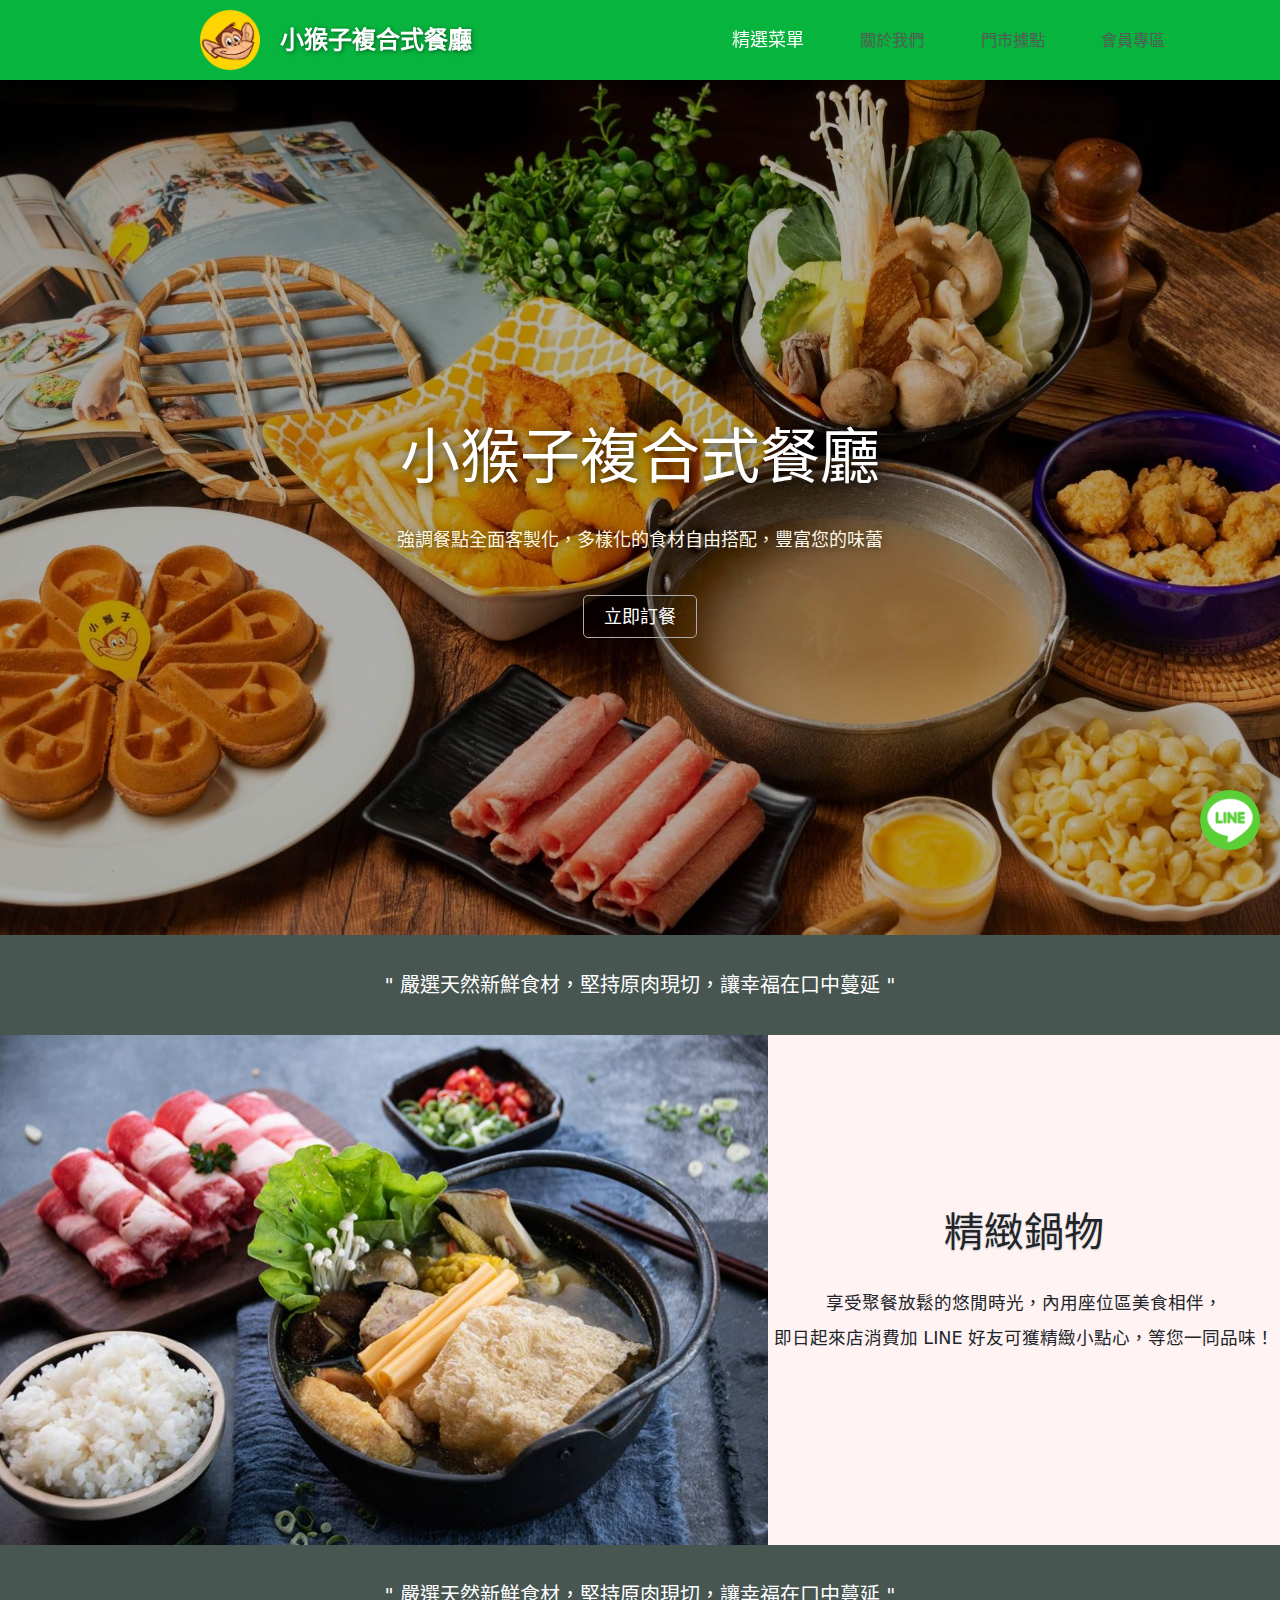
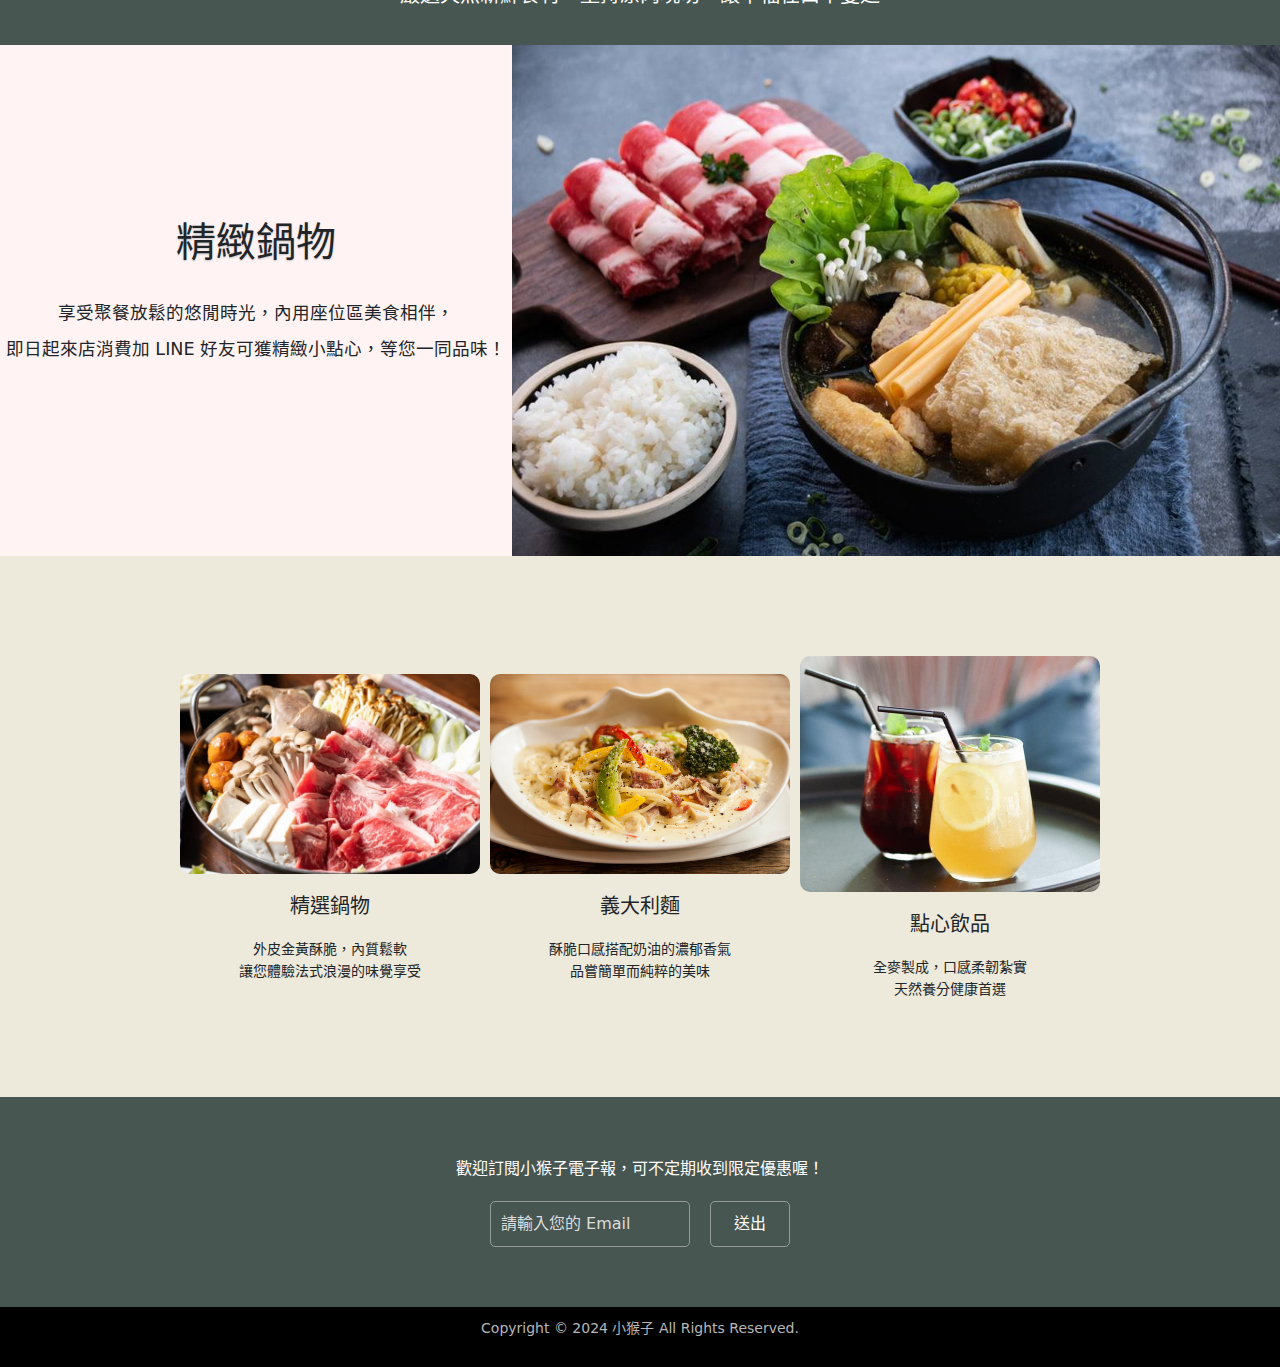
<file: index.html>
<!DOCTYPE html>
<html lang="zh-TW">
  <head>
    <meta charset="UTF-8" />
    <meta name="viewport" content="width=device-width, initial-scale=1.0" />
    <title>烘培工坊</title>
    <link rel="stylesheet" href="index.css" />
    <link href="https://cdn.jsdelivr.net/npm/bootstrap@5.3.3/dist/css/bootstrap.min.css" rel="stylesheet"
    integrity="sha384-QWTKZyjpPEjISv5WaRU9OFeRpok6YctnYmDr5pNlyT2bRjXh0JMhjY6hW+ALEwIH" crossorigin="anonymous" />
  </head>
  <body>
      <!-- 包裹圖片的圓形容器 -->
      <a href="https://line.me/ti/p/~jie_0727_" target="_blank">
        <div class="circle-container">
          <img src="images/line.png" alt="Follow us on LINE" />
        </div>
      </a>
    <header>
      <button class="menu">&#9776;</button>
      <a href="#" class="logo">
        <img src="images/確定LOGO猴.png" alt="LOGO" />
        <h1>小猴子複合式餐廳</h1>
      </a>
      <nav>
        <ul>
          <li><a href="menu.html">精選菜單</a></li>
          <li class="disabled">關於我們</li>
        <li class="disabled">門市據點</li>
        <li class="disabled">會員專區</li>
        </ul>
      </nav>
    </header>
    <main>
      <section class="news">
        <h2>小猴子複合式餐廳</h2>
        <p>強調餐點全面客製化，多樣化的食材自由搭配，豐富您的味蕾</p>
        <p><a href="menu.html" class="more">立即訂餐</a></p>
      </section>
      <section>
        <div class="news1"></div>
      </section>
<!-- 第一段 火鍋 -->
      <section class="slogan">
        <blockquote>
          " 嚴選天然新鮮食材，堅持原肉現切，讓幸福在口中蔓延 "
        </blockquote>
      </section>

      <section class="shop">
        <img src="images/火鍋商業.jpg" alt="烘培工坊大安店" />
        <div class="info">
          <h2>精緻鍋物</h2>
          <p>
            享受聚餐放鬆的悠閒時光，內用座位區美食相伴，<br />
            即日起來店消費加 LINE 好友可獲精緻小點心，等您一同品味！
          </p>
        </div>
      </section>
      <!--第二段 義大利麵 -->
      <section class="slogan">
        <blockquote>
          " 嚴選天然新鮮食材，堅持原肉現切，讓幸福在口中蔓延 "
        </blockquote>
      </section>
      <section class="shop">
          <div class="info">
              <h2>精緻鍋物</h2>
              <p>
                  享受聚餐放鬆的悠閒時光，內用座位區美食相伴，<br />
                  即日起來店消費加 LINE 好友可獲精緻小點心，等您一同品味！
                </p>
            </div>
            <img src="images/火鍋商業.jpg" alt="烘培工坊大安店" />
      </section>

      <section class="product">
        <div>
          <img src="images/火鍋.jpg" alt="巴黎風法國土司" />
          <h3>精選鍋物</h3>
          <p>外皮金黃酥脆，內質鬆軟<br />讓您體驗法式浪漫的味覺享受</p>
        </div>
        <div>
          <img src="images/義大利麵.jpg" alt="皇家奶油可頌麵包" />
          <h3>義大利麵</h3>
          <p>酥脆口感搭配奶油的濃郁香氣<br />品嘗簡單而純粹的美味</p>
        </div>
        <div>
          <img src="images/飲品.jpg" alt="健康營養全麥土司" />
          <h3>點心飲品</h3>
          <p>全麥製成，口感柔韌紮實<br />天然養分健康首選</p>
        </div>
      </section>
      <section class="newsletter">
        <p>歡迎訂閱小猴子電子報，可不定期收到限定優惠喔！</p>
        <form>
          <input type="email" placeholder="請輸入您的 Email" required />
          <button type="submit">送出</button>
        </form>
      </section>
    </main>
    <footer>
      <p>Copyright © 2024 小猴子 All Rights Reserved.</p>
    </footer>
  </body>
</html>
</file>
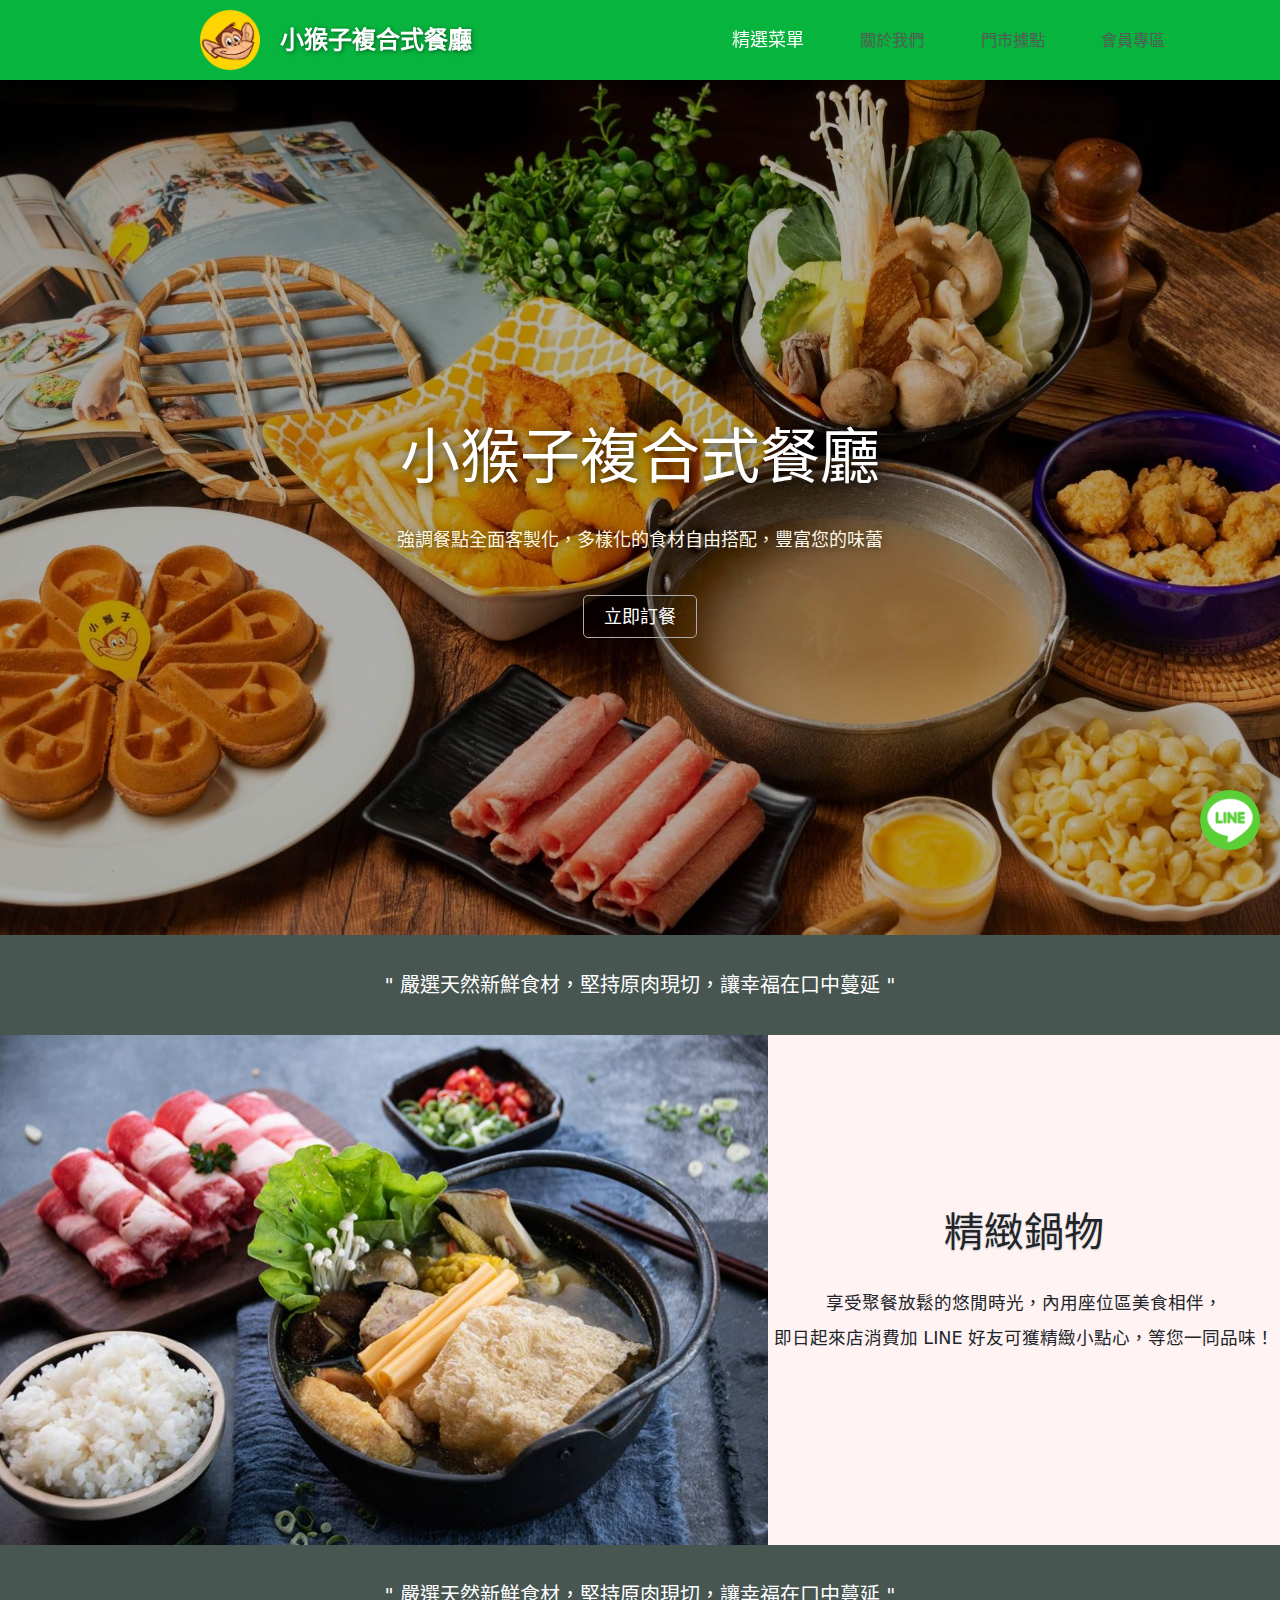
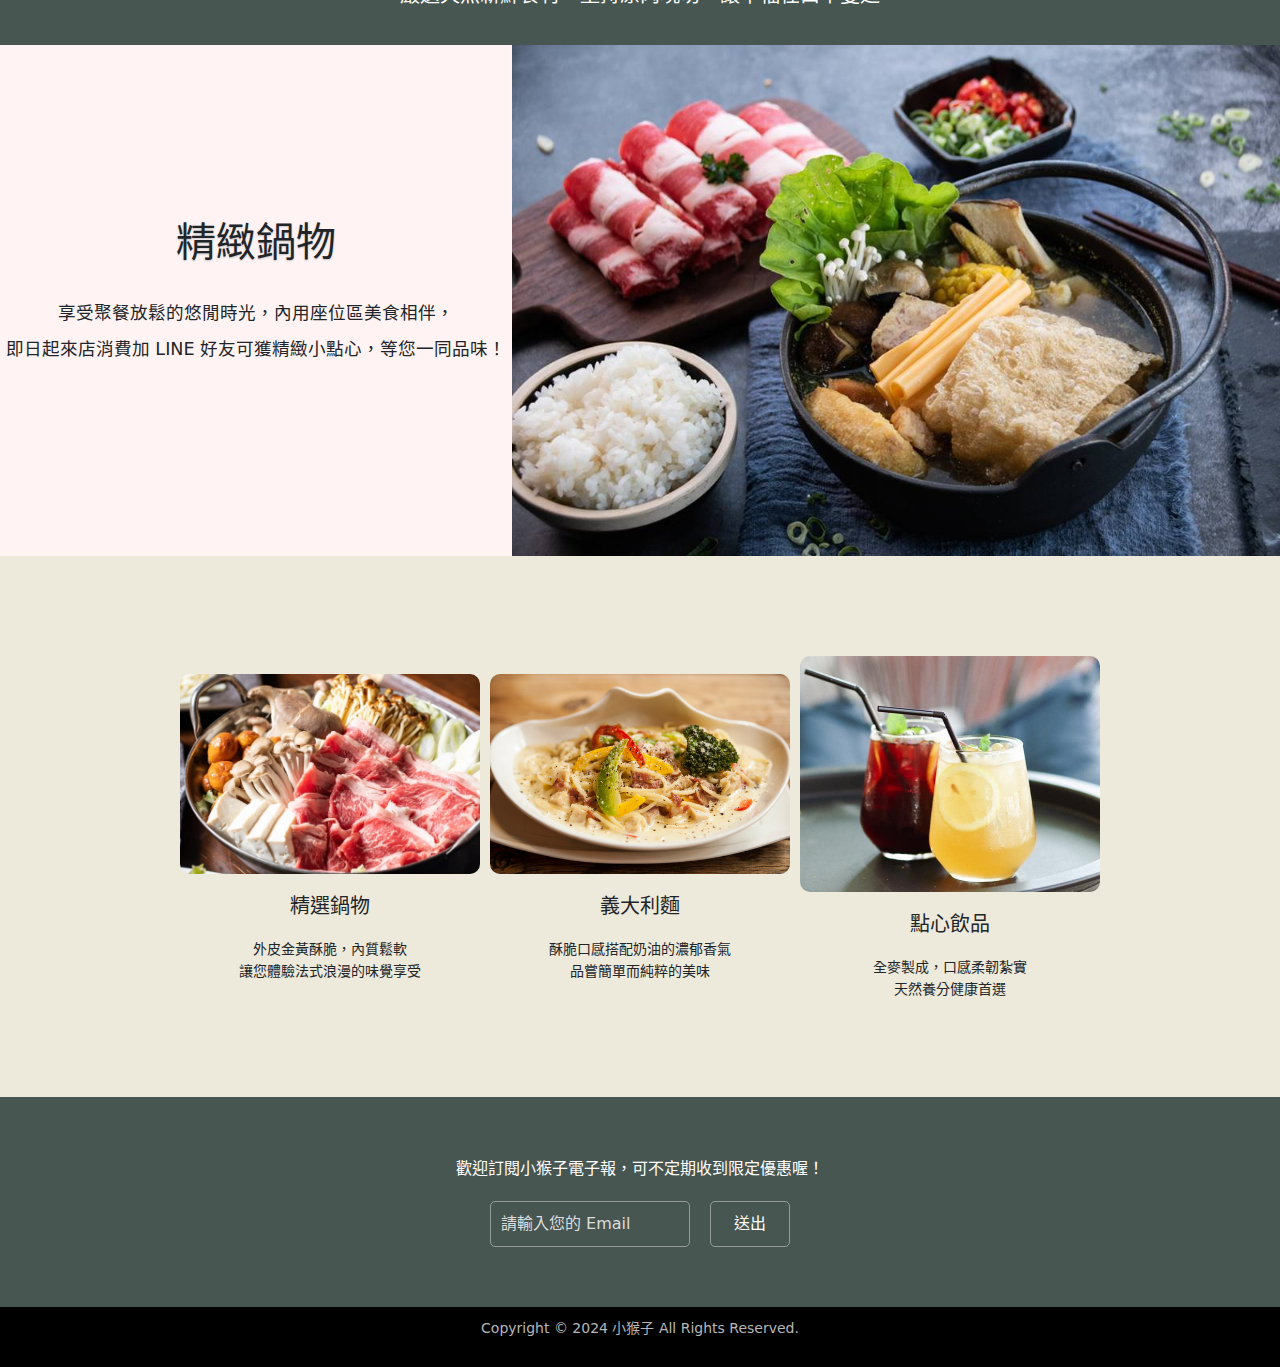
<file: monkey-index.html>
<!DOCTYPE html>
<html lang="zh-TW">
  <head>
    <meta charset="UTF-8" />
    <meta name="viewport" content="width=device-width, initial-scale=1.0" />
    <title>烘培工坊</title>
    <link rel="stylesheet" href="monkey-index.css" />
    <link href="https://cdn.jsdelivr.net/npm/bootstrap@5.3.3/dist/css/bootstrap.min.css" rel="stylesheet"
    integrity="sha384-QWTKZyjpPEjISv5WaRU9OFeRpok6YctnYmDr5pNlyT2bRjXh0JMhjY6hW+ALEwIH" crossorigin="anonymous" />
  </head>
  <body>
      <!-- 包裹圖片的圓形容器 -->
      <a href="https://line.me/ti/p/~jie_0727_" target="_blank">
        <div class="circle-container">
          <img src="images/line.png" alt="Follow us on LINE" />
        </div>
      </a>
    <header>
      <button class="menu">&#9776;</button>
      <a href="#" class="logo">
        <img src="images/確定LOGO猴.png" alt="LOGO" />
        <h1>小猴子複合式餐廳</h1>
      </a>
      <nav>
        <ul>
          <li><a href="menu.html">精選菜單</a></li>
          <li class="disabled">關於我們</li>
        <li class="disabled">門市據點</li>
        <li class="disabled">會員專區</li>
        </ul>
      </nav>
    </header>
    <main>
      <section class="news">
        <h2>小猴子複合式餐廳</h2>
        <p>強調餐點全面客製化，多樣化的食材自由搭配，豐富您的味蕾</p>
        <p><a href="menu.html" class="more">立即訂餐</a></p>
      </section>
      <section>
        <div class="news1"></div>
      </section>
<!-- 第一段 火鍋 -->
      <section class="slogan">
        <blockquote>
          " 嚴選天然新鮮食材，堅持原肉現切，讓幸福在口中蔓延 "
        </blockquote>
      </section>

      <section class="shop">
        <img src="images/火鍋商業.jpg" alt="烘培工坊大安店" />
        <div class="info">
          <h2>精緻鍋物</h2>
          <p>
            享受聚餐放鬆的悠閒時光，內用座位區美食相伴，<br />
            即日起來店消費加 LINE 好友可獲精緻小點心，等您一同品味！
          </p>
        </div>
      </section>
      <!--第二段 義大利麵 -->
      <section class="slogan">
        <blockquote>
          " 嚴選天然新鮮食材，堅持原肉現切，讓幸福在口中蔓延 "
        </blockquote>
      </section>
      <section class="shop">
          <div class="info">
              <h2>精緻鍋物</h2>
              <p>
                  享受聚餐放鬆的悠閒時光，內用座位區美食相伴，<br />
                  即日起來店消費加 LINE 好友可獲精緻小點心，等您一同品味！
                </p>
            </div>
            <img src="images/火鍋商業.jpg" alt="烘培工坊大安店" />
      </section>

      <section class="product">
        <div>
          <img src="images/火鍋.jpg" alt="巴黎風法國土司" />
          <h3>精選鍋物</h3>
          <p>外皮金黃酥脆，內質鬆軟<br />讓您體驗法式浪漫的味覺享受</p>
        </div>
        <div>
          <img src="images/義大利麵.jpg" alt="皇家奶油可頌麵包" />
          <h3>義大利麵</h3>
          <p>酥脆口感搭配奶油的濃郁香氣<br />品嘗簡單而純粹的美味</p>
        </div>
        <div>
          <img src="images/飲品.jpg" alt="健康營養全麥土司" />
          <h3>點心飲品</h3>
          <p>全麥製成，口感柔韌紮實<br />天然養分健康首選</p>
        </div>
      </section>
      <section class="newsletter">
        <p>歡迎訂閱小猴子電子報，可不定期收到限定優惠喔！</p>
        <form>
          <input type="email" placeholder="請輸入您的 Email" required />
          <button type="submit">送出</button>
        </form>
      </section>
    </main>
    <footer>
      <p>Copyright © 2024 小猴子 All Rights Reserved.</p>
    </footer>
  </body>
</html>
</file>
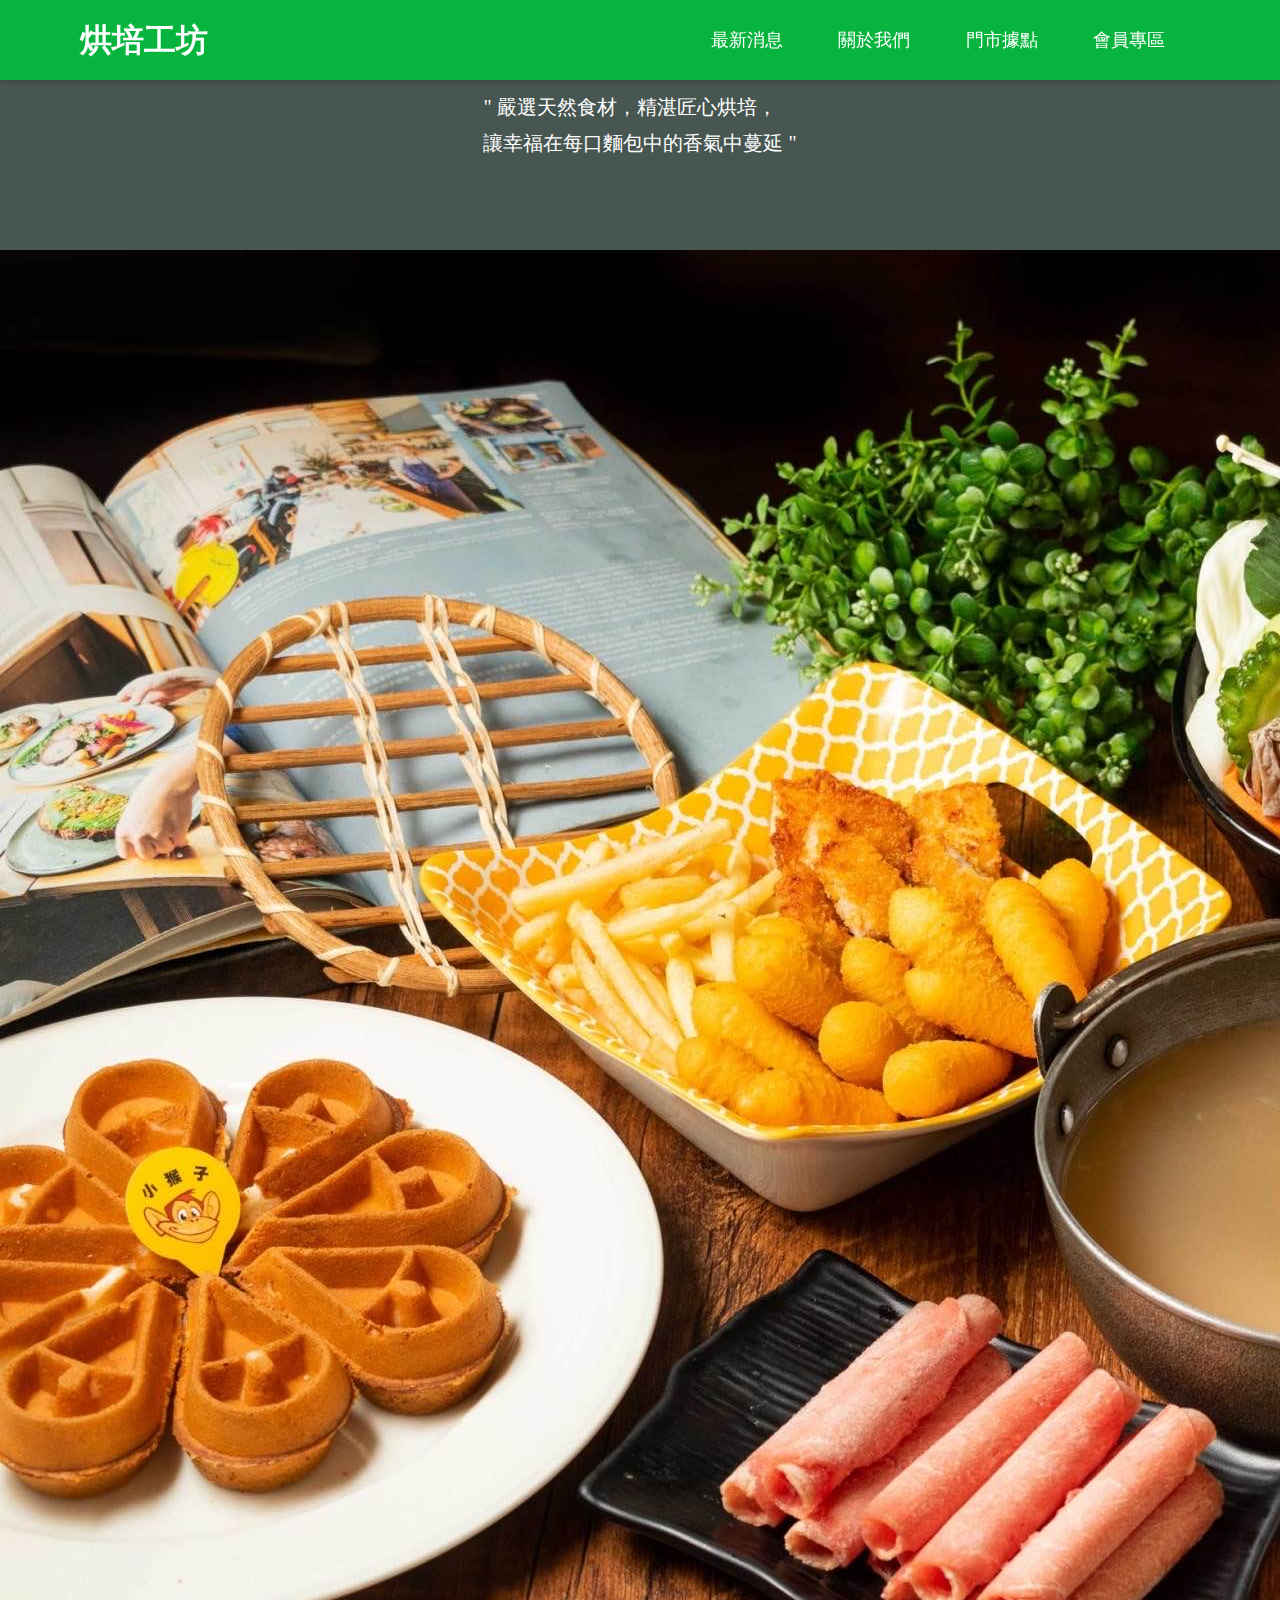
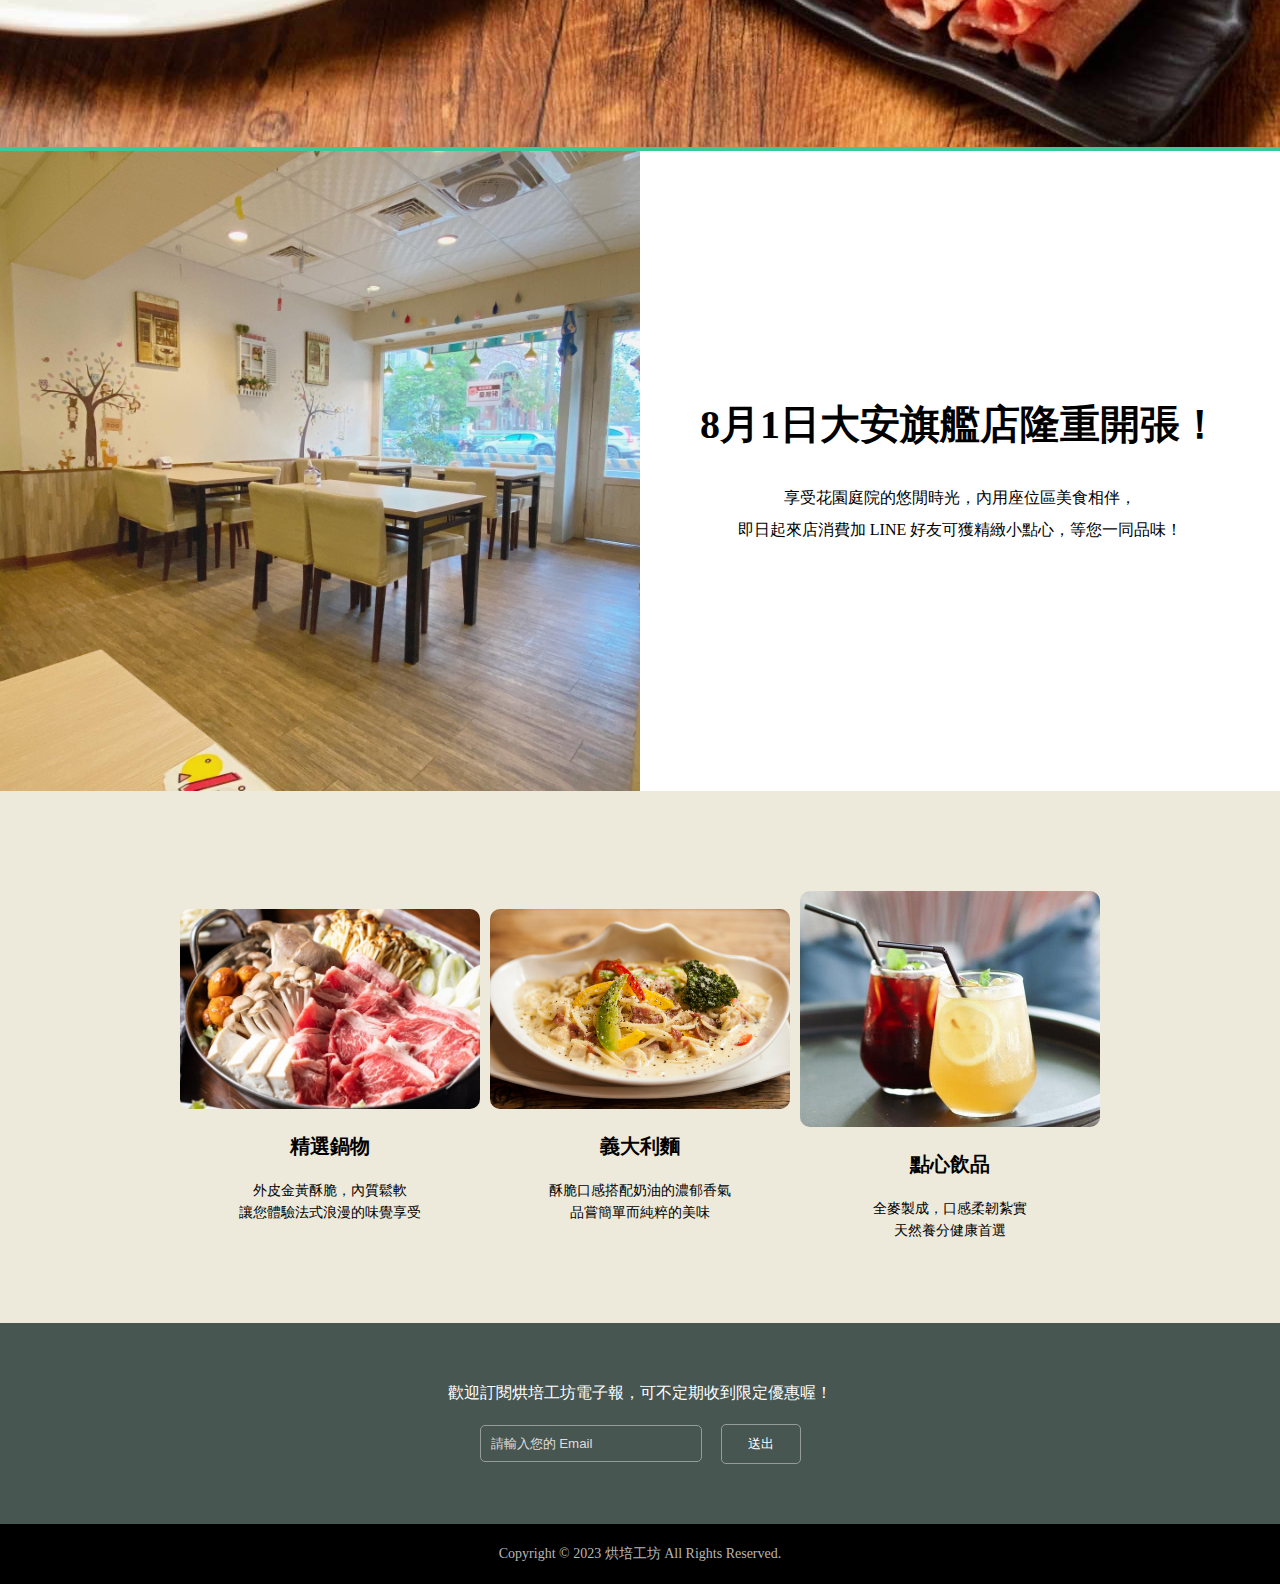
<file: page1.html>
<!DOCTYPE html>
<html lang="en">
<head>
    <meta charset="UTF-8">
    <meta name="viewport" content="width=device-width, initial-scale=1.0">
    <title>Document</title>
    <link rel="stylesheet" href="style.css">
    <link rel="stylesheet" href="page1.css">

</head>
<body>
    <header>
        <button class="menu">&#9776;</button>
        <h1>烘培工坊</h1>
        <nav>
        <ul>
            <li><a href="#">最新消息</a></li>
            <li><a href="#">關於我們</a></li>
            <li><a href="#">門市據點</a></li>
            <li><a href="#">會員專區</a></li>                
        </ul>
        </nav>  
        </header>   

    <section class="slogan">
        <blockquote>" 嚴選天然食材，精湛匠心烘培，<br>讓幸福在每口麵包中的香氣中蔓延 "</blockquote>
        </section>
        
        <section>
            <div class="firstImage">
                <img src="images/小猴子背景.jpg" alt="烘培工坊大安店">
            </div>
        </section>

        <section class="shop">
        <img src="images/小猴子餐廳背景.jpeg" alt="烘培工坊大安店">
        <div class="info">
        <h2>8月1日大安旗艦店隆重開張！</h2>
        <p>享受花園庭院的悠閒時光，內用座位區美食相伴，<br>
           即日起來店消費加 LINE 好友可獲精緻小點心，等您一同品味！</p>
        </div>
        </section>
    
        <section class="product">
            <div>
                <img src="images/火鍋.jpg" alt="巴黎風法國土司">
                <h3>精選鍋物</h3>
                <p>外皮金黃酥脆，內質鬆軟<br>讓您體驗法式浪漫的味覺享受</p>
            </div>
            <div>
                <img src="images/義大利麵.jpg" alt="皇家奶油可頌麵包">
                <h3>義大利麵</h3>
                <p>酥脆口感搭配奶油的濃郁香氣<br>品嘗簡單而純粹的美味</p>
            </div>
            <div>
                <img src="images/飲品.jpg" alt="健康營養全麥土司">
                <h3>點心飲品</h3>
                <p>全麥製成，口感柔韌紮實<br>天然養分健康首選</p>
            </div>
        </section>
        <section class="newsletter">
            <p>歡迎訂閱烘培工坊電子報，可不定期收到限定優惠喔！</p>
            <form>
                <input type="email" placeholder="請輸入您的 Email" required>
                <button type="submit">送出</button>
            </form>
        </section>
        </main>
        <footer>
            <p>Copyright © 2023 烘培工坊 All Rights Reserved.</p>
        </footer>
</body>
</html>
</file>
<file: index.css>
* {
  padding: 0;
  margin: 0;
}
header {
  background-color: rgba(7, 180, 62);
  height: 80px;
  width: 100%;
  position: sticky;
  top: 0; /* 當滾動到頂部時，header 將會固定 */
  z-index: 99999;
  box-shadow: 0 2px 5px rgba(0, 0, 0, 0.2);
}
body{
  background-color: rgb(255, 243, 243);
}
h1 {
  color: white;
  font-weight: bold;
  font-size: 24px;
  text-shadow: 1px 1px 4px rgba(0, 0, 0, 0.5);
  margin: 0;
  display: flex;
  align-items: center; /* 垂直置中 */
  height: 100%; /* 讓 h1 區域的高度充滿 logo 容器 */
}
.logo{
  display: flex;
  align-items: center;
  position: absolute;
  left: 200px;
  top: 0;
  height: 80px;
  /* background-image: url(images/確定LOGO猴.jpg); */
}
.logo img {
  height: 60px;
  margin-right: 20px;
}
.logo h1 {
  color: white;
  font-weight: bold;
  font-size: 24px;
  text-shadow: 1px 1px 4px rgba(0, 0, 0, 0.5);
  margin: 0;

}
header ul {
  position: absolute;
  right: 5vw;
  top: 0;
  line-height: 80px;
  padding: 0;
  margin: 0;
}
header li {
  display: inline;
  margin-right: 4vw;
}
header a {
  color: white;
  text-decoration: none;
  font-size: 18px;
  font-weight: 500;
  transition: color 0.3s ease;
}
header a:hover {
  color: #ecf0f1;
  /* text-decoration: underline; */
}
/* 圓形容器樣式 */
.circle-container {
  width: 60px;
  height: 60px;
  position: fixed;
  bottom: 50px;
  right: 20px;
  border-radius: 50%;
  overflow: hidden; /* 隱藏超出容器的部分 */
  cursor: pointer;
  background-color: #ffffff; /* 背景色，可以選擇性調整 */
  display: flex; /* 使用 Flexbox */
  justify-content: center; /* 水平置中 */
  align-items: center; /* 垂直置中 */
  /* box-shadow: 0 0 3px #949d9a; */
}
.circle-container img {
  width: 140%;
  height: 140%;
  object-fit: cover; /* 確保圖片填充容器 */
}
.news {
    background-image: linear-gradient(rgba(0, 0, 0, 0.3), rgba(0, 0, 0, 0.3)),
    url("images/小猴子背景.jpg");
  background-repeat: no-repeat;
  background-size: cover;
  background-position: center;
  color: white;
  height: 95vh;
  display: flex;
  flex-direction: column;
  align-items: center;
  justify-content: center;
  text-align: center;
  padding: 0 20px;
}
.news h2 {
  font-size: 60px;
  margin-top: 60px;
  text-shadow: 2px 2px 10px rgba(0, 0, 0, 0.7);
}
.news p {
  color: #fef7e6;
  font-size: 18px;
  margin: 25px 0;
  text-shadow: 1px 1px 8px rgba(0, 0, 0, 0.5);
}
.news a {
  color: white;
  text-decoration: none;
  border: 1px solid #acacac;
  padding: 10px 20px;
  border-radius: 5px;
}
.more:hover{
    background-color: #ffffff;
    color: #000000;
    text-shadow: none;
}
.slogan {
  background-color: #485652;
  color: white;
  height: 100px;
  display: flex;
  justify-content: center;
  align-items: center;
  font-size: 20px;
  line-height: 1.8em;
}
.slogan blockquote {
  display: flex;
  justify-content: center;
  align-items: center;
  height: 100%; /* 讓 blockquote 區域高度充滿父元素 */
  margin: 0; /* 移除預設的 margin */
  text-align: center;
}
.shop {
  display: flex;
}
.shop img {
  width: 60%;
}

.info {
  width: 50%;
  background-color: rgb(255, 243, 243);
  display: flex;
  flex-direction: column;
  align-items: center;
  justify-content: center;
}
.info h2 {
  font-size: 40px;
  margin-bottom: 30px;
  text-shadow: 0 1px 2px rgb(197, 197, 197);
}
.info p {
  text-align: center;
  line-height: 2em;
  font-size: 1.1rem;
}
.product {
  display: flex;
  background-color: #ede9db;
  justify-content: space-between;
  align-items: center;
  padding: 100px 180px 80px;
}
.product div {
  width: 300px;
  text-align: center;
}
.product img {
  width: 100%;
  border-radius: 10px;
}
.product h3 {
  font-size: 20px;
  margin: 20px 0;
}
.product p {
  font-size: 14px;
  line-height: 1.6em;
}
.newsletter {
  background-color: #485652;
  color: white;
  padding: 60px 0;
  display: flex;
  flex-direction: column;
  align-items: center;
}
.newsletter p {
  margin-bottom: 20px;
}
.newsletter input,
.newsletter button {
  background-color: transparent;
  color: white;
  border: 1px solid #949d9a;
  padding: 10px;
  border-radius: 5px;
}
.newsletter input {
  width: 200px;
  margin-right: 15px;
}
.newsletter button {
  width: 80px;
  cursor: pointer;
}
input::placeholder {
  color: #dddddd;
}
input:focus {
  outline: none;
  border-color: #e0e9a3;
}
footer {
  background-color: #000000;
  color: #b7b7b7;
  height: 60px;
  display: flex;
  justify-content: center;
  align-items: center;
  font-size: 14px;
}
.menu {
  display: none;
}

/* 響應式設計語法 */
@media screen and (max-width: 1160px) {
  .logo{
    display: flex;
    align-items: center;
    position: absolute;
    left: 10px;
    top: 0;
    height: 80px;
    /* background-image: url(images/確定LOGO猴.jpg); */
  }
}
@media screen and (max-width: 768px) {
  header ul {
    display: none;
  }
  .logo{
    display: flex;
    align-items: center;
    position: absolute;
    left: 30%;
    top: 0;
    height: 80px;
    /* background-image: url(images/確定LOGO猴.jpg); */
  }
  .news h2 {
    font-size: 40px;
  }
  .menu {
    display: block;
    background-color: transparent;
    color: white;
    font-size: 35px;
    position: absolute;
    top: 15px;
    left: 20px;
    border: none;
    cursor: pointer;
  }
  .shop {
    flex-direction: column;
  }
  .shop img {
    width: 100%;
  }
  .info {
    width: 100%;
    padding: 40px 0;
  }
  .info h2 {
    font-size: 30px;
  }
  .product {
    flex-direction: column;
    padding: 60px 0;
  }
  .product div {
    margin-bottom: 30px;
  }
}



/* 修改 .disabled 的樣式 */
.disabled {
  pointer-events: none;
  color: #575757; /* 禁用狀態的顏色 */
  text-decoration: none; /* 移除下劃線 */
  cursor: not-allowed; /* 顯示不可點擊的鼠標指標 */
}

/* 當滑鼠懸停時顯示提示文字 */
.disabled:hover::after {
  content: "不可點擊"; /* 提示文字 */
  position: absolute;
  top: -25px; /* 根據需要調整提示框位置 */
  background-color: rgba(0, 0, 0, 0.7);
  color: white;
  padding: 5px;
  font-size: 12px;
  border-radius: 3px;
  white-space: nowrap; /* 防止文本換行 */
}
header a:hover {
  color: #ecf0f1; /* 當滑鼠懸停時，文字變得稍微更亮一點 */
  text-shadow: 0px 0px 3px rgba(255, 255, 255, 0.7); /* 增加文本陰影來增強對比度 */
}
</file>
<file: monkey-index.css>
* {
  padding: 0;
  margin: 0;
}
header {
  background-color: rgba(7, 180, 62);
  height: 80px;
  width: 100%;
  position: sticky;
  top: 0; /* 當滾動到頂部時，header 將會固定 */
  z-index: 99999;
  box-shadow: 0 2px 5px rgba(0, 0, 0, 0.2);
}
body{
  background-color: rgb(255, 243, 243);
}
h1 {
  color: white;
  font-weight: bold;
  font-size: 24px;
  text-shadow: 1px 1px 4px rgba(0, 0, 0, 0.5);
  margin: 0;
  display: flex;
  align-items: center; /* 垂直置中 */
  height: 100%; /* 讓 h1 區域的高度充滿 logo 容器 */
}
.logo{
  display: flex;
  align-items: center;
  position: absolute;
  left: 200px;
  top: 0;
  height: 80px;
  /* background-image: url(images/確定LOGO猴.jpg); */
}
.logo img {
  height: 60px;
  margin-right: 20px;
}
.logo h1 {
  color: white;
  font-weight: bold;
  font-size: 24px;
  text-shadow: 1px 1px 4px rgba(0, 0, 0, 0.5);
  margin: 0;

}
header ul {
  position: absolute;
  right: 5vw;
  top: 0;
  line-height: 80px;
  padding: 0;
  margin: 0;
}
header li {
  display: inline;
  margin-right: 4vw;
}
header a {
  color: white;
  text-decoration: none;
  font-size: 18px;
  font-weight: 500;
  transition: color 0.3s ease;
}
header a:hover {
  color: #ecf0f1;
  /* text-decoration: underline; */
}
/* 圓形容器樣式 */
.circle-container {
  width: 60px;
  height: 60px;
  position: fixed;
  bottom: 50px;
  right: 20px;
  border-radius: 50%;
  overflow: hidden; /* 隱藏超出容器的部分 */
  cursor: pointer;
  background-color: #ffffff; /* 背景色，可以選擇性調整 */
  display: flex; /* 使用 Flexbox */
  justify-content: center; /* 水平置中 */
  align-items: center; /* 垂直置中 */
  /* box-shadow: 0 0 3px #949d9a; */
}
.circle-container img {
  width: 140%;
  height: 140%;
  object-fit: cover; /* 確保圖片填充容器 */
}
.news {
    background-image: linear-gradient(rgba(0, 0, 0, 0.3), rgba(0, 0, 0, 0.3)),
    url("images/小猴子背景.jpg");
  background-repeat: no-repeat;
  background-size: cover;
  background-position: center;
  color: white;
  height: 95vh;
  display: flex;
  flex-direction: column;
  align-items: center;
  justify-content: center;
  text-align: center;
  padding: 0 20px;
}
.news h2 {
  font-size: 60px;
  margin-top: 60px;
  text-shadow: 2px 2px 10px rgba(0, 0, 0, 0.7);
}
.news p {
  color: #fef7e6;
  font-size: 18px;
  margin: 25px 0;
  text-shadow: 1px 1px 8px rgba(0, 0, 0, 0.5);
}
.news a {
  color: white;
  text-decoration: none;
  border: 1px solid #acacac;
  padding: 10px 20px;
  border-radius: 5px;
}
.more:hover{
    background-color: #ffffff;
    color: #000000;
    text-shadow: none;
}
.slogan {
  background-color: #485652;
  color: white;
  height: 100px;
  display: flex;
  justify-content: center;
  align-items: center;
  font-size: 20px;
  line-height: 1.8em;
}
.slogan blockquote {
  display: flex;
  justify-content: center;
  align-items: center;
  height: 100%; /* 讓 blockquote 區域高度充滿父元素 */
  margin: 0; /* 移除預設的 margin */
  text-align: center;
}
.shop {
  display: flex;
}
.shop img {
  width: 60%;
}

.info {
  width: 50%;
  background-color: rgb(255, 243, 243);
  display: flex;
  flex-direction: column;
  align-items: center;
  justify-content: center;
}
.info h2 {
  font-size: 40px;
  margin-bottom: 30px;
  text-shadow: 0 1px 2px rgb(197, 197, 197);
}
.info p {
  text-align: center;
  line-height: 2em;
  font-size: 1.1rem;
}
.product {
  display: flex;
  background-color: #ede9db;
  justify-content: space-between;
  align-items: center;
  padding: 100px 180px 80px;
}
.product div {
  width: 300px;
  text-align: center;
}
.product img {
  width: 100%;
  border-radius: 10px;
}
.product h3 {
  font-size: 20px;
  margin: 20px 0;
}
.product p {
  font-size: 14px;
  line-height: 1.6em;
}
.newsletter {
  background-color: #485652;
  color: white;
  padding: 60px 0;
  display: flex;
  flex-direction: column;
  align-items: center;
}
.newsletter p {
  margin-bottom: 20px;
}
.newsletter input,
.newsletter button {
  background-color: transparent;
  color: white;
  border: 1px solid #949d9a;
  padding: 10px;
  border-radius: 5px;
}
.newsletter input {
  width: 200px;
  margin-right: 15px;
}
.newsletter button {
  width: 80px;
  cursor: pointer;
}
input::placeholder {
  color: #dddddd;
}
input:focus {
  outline: none;
  border-color: #e0e9a3;
}
footer {
  background-color: #000000;
  color: #b7b7b7;
  height: 60px;
  display: flex;
  justify-content: center;
  align-items: center;
  font-size: 14px;
}
.menu {
  display: none;
}

/* 響應式設計語法 */
@media screen and (max-width: 1160px) {
  .logo{
    display: flex;
    align-items: center;
    position: absolute;
    left: 10px;
    top: 0;
    height: 80px;
    /* background-image: url(images/確定LOGO猴.jpg); */
  }
}
@media screen and (max-width: 768px) {
  header ul {
    display: none;
  }
  .logo{
    display: flex;
    align-items: center;
    position: absolute;
    left: 30%;
    top: 0;
    height: 80px;
    /* background-image: url(images/確定LOGO猴.jpg); */
  }
  .news h2 {
    font-size: 40px;
  }
  .menu {
    display: block;
    background-color: transparent;
    color: white;
    font-size: 35px;
    position: absolute;
    top: 15px;
    left: 20px;
    border: none;
    cursor: pointer;
  }
  .shop {
    flex-direction: column;
  }
  .shop img {
    width: 100%;
  }
  .info {
    width: 100%;
    padding: 40px 0;
  }
  .info h2 {
    font-size: 30px;
  }
  .product {
    flex-direction: column;
    padding: 60px 0;
  }
  .product div {
    margin-bottom: 30px;
  }
}



/* 修改 .disabled 的樣式 */
.disabled {
  pointer-events: none;
  color: #575757; /* 禁用狀態的顏色 */
  text-decoration: none; /* 移除下劃線 */
  cursor: not-allowed; /* 顯示不可點擊的鼠標指標 */
}

/* 當滑鼠懸停時顯示提示文字 */
.disabled:hover::after {
  content: "不可點擊"; /* 提示文字 */
  position: absolute;
  top: -25px; /* 根據需要調整提示框位置 */
  background-color: rgba(0, 0, 0, 0.7);
  color: white;
  padding: 5px;
  font-size: 12px;
  border-radius: 3px;
  white-space: nowrap; /* 防止文本換行 */
}
header a:hover {
  color: #ecf0f1; /* 當滑鼠懸停時，文字變得稍微更亮一點 */
  text-shadow: 0px 0px 3px rgba(255, 255, 255, 0.7); /* 增加文本陰影來增強對比度 */
}
</file>
<file: style.css>
* {
  padding: 0;
  margin: 0;
}
header {
  background-color: rgba(7, 180, 62);
  height: 80px;
  width: 100%;
  position: fixed;
  z-index: 99999;
  box-shadow: 0 2px 5px rgba(0, 0, 0, 0.2);
}
h1 {
  color: white;
  position: absolute;
  left: 80px;
  top: 0;
  line-height: 80px;
  font-weight: bold;
  /* background-image: url(images/確定LOGO猴.jpg); */
  background-repeat: no-repeat;
  background-position: center;
  width: 1000px;
  /* text-indent: -9999px; */
}
.logo{
  display: flex;
  align-items: center;
  position: absolute;
  left: 250px;
  top: 0;
  height: 80px;
  /* background-image: url(images/確定LOGO猴.jpg); */
}
.logo img {
  height: 60px;
  margin-right: 20px;
}
.logo h1 {
  color: white;
  font-weight: bold;
  font-size: 24px;
  text-shadow: 1px 1px 4px rgba(0, 0, 0, 0.5);
  margin: 0;

}
header ul {
  position: absolute;
  right: 5vw;
  top: 0;
  line-height: 80px;
  padding: 0;
  margin: 0;
}
header li {
  display: inline;
  margin-right: 4vw;
}
header a {
  color: white;
  text-decoration: none;
  font-size: 18px;
  font-weight: 500;
  transition: color 0.3s ease;
}
header a:hover {
  color: #ecf0f1;
  /* text-decoration: underline; */
}
.news {
    background-image: linear-gradient(rgba(0, 0, 0, 0.3), rgba(0, 0, 0, 0.3)),
    url("images/小猴子背景.jpg");
  background-repeat: no-repeat;
  background-size: cover;
  background-position: center;
  color: white;
  height: 95vh;
  display: flex;
  flex-direction: column;
  align-items: center;
  justify-content: center;
  text-align: center;
  padding: 0 20px;
}
.news h2 {
  font-size: 60px;
  margin-top: 60px;
  text-shadow: 2px 2px 10px rgba(0, 0, 0, 0.7);
}
.news p {
  color: #fef7e6;
  font-size: 18px;
  margin: 25px 0;
  text-shadow: 1px 1px 8px rgba(0, 0, 0, 0.5);
}
.news a {
  color: white;
  text-decoration: none;
  border: 1px solid #acacac;
  padding: 10px 20px;
  border-radius: 5px;
}
.more:hover{
    background-color: #ffffff;
    color: #000000;
    text-shadow: none;
}
.slogan {
  background-color: #485652;
  color: white;
  height: 250px;
  display: flex;
  justify-content: center;
  align-items: center;
  font-size: 20px;
  line-height: 1.8em;
}
.shop {
  display: flex;
}
.shop img {
  width: 50%;
}
.info {
  width: 50%;
  background-color: white;
  display: flex;
  flex-direction: column;
  align-items: center;
  justify-content: center;
}
.info h2 {
  font-size: 40px;
  margin-bottom: 30px;
}
.info p {
  text-align: center;
  line-height: 2em;
}
.product {
  display: flex;
  background-color: #ede9db;
  justify-content: space-between;
  align-items: center;
  padding: 100px 180px 80px;
}
.product div {
  width: 300px;
  text-align: center;
}
.product img {
  width: 100%;
  border-radius: 10px;
}
.product h3 {
  font-size: 20px;
  margin: 20px 0;
}
.product p {
  font-size: 14px;
  line-height: 1.6em;
}
.newsletter {
  background-color: #485652;
  color: white;
  padding: 60px 0;
  display: flex;
  flex-direction: column;
  align-items: center;
}
.newsletter p {
  margin-bottom: 20px;
}
.newsletter input,
.newsletter button {
  background-color: transparent;
  color: white;
  border: 1px solid #949d9a;
  padding: 10px;
  border-radius: 5px;
}
.newsletter input {
  width: 200px;
  margin-right: 15px;
}
.newsletter button {
  width: 80px;
  cursor: pointer;
}
input::placeholder {
  color: #dddddd;
}
input:focus {
  outline: none;
  border-color: #e0e9a3;
}
footer {
  background-color: #000000;
  color: #b7b7b7;
  height: 60px;
  display: flex;
  justify-content: center;
  align-items: center;
  font-size: 14px;
}
.menu {
  display: none;
}

/* 響應式設計語法 */
@media screen and (max-width: 768px) {
  header ul {
    display: none;
  }
  header h1 {
    left: 50%;
    transform: translateX(-50%);
  }
  .news h2 {
    font-size: 40px;
  }
  .menu {
    display: block;
    background-color: transparent;
    color: white;
    font-size: 35px;
    position: absolute;
    top: 15px;
    left: 20px;
    border: none;
    cursor: pointer;
  }
  .shop {
    flex-direction: column;
  }
  .shop img {
    width: 100%;
  }
  .info {
    width: 100%;
    padding: 40px 0;
  }
  .info h2 {
    font-size: 30px;
  }
  .product {
    flex-direction: column;
    padding: 60px 0;
  }
  .product div {
    margin-bottom: 30px;
  }
}
</file>
<file: page1.css>
body{
    background-color: rgb(58, 201, 153);
}
/* .firstImage{} */
</file>
